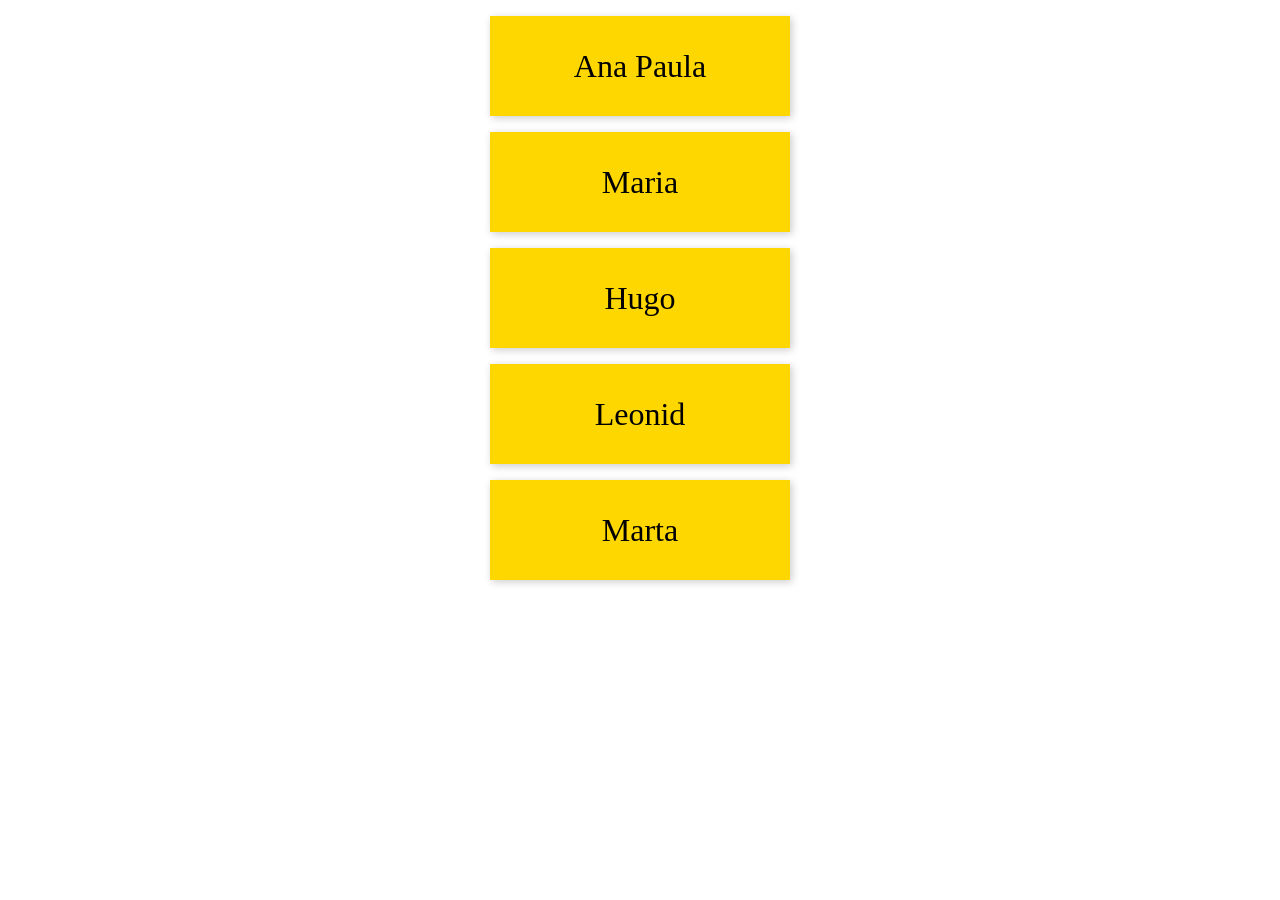
<file: live02/exemplo01/index.html>
<!DOCTYPE html>
<html lang="pt-br">
<head>
    <meta charset="UTF-8">
    <meta name="viewport" content="width=device-width, initial-scale=1.0">
    <link rel="stylesheet" href="./style.css">
    <script src="./app.js" defer></script>
    <title>Estrutura de dados</title>
</head>
<body>
    <div class="container" id="container"></div>
</body>
</html>
</file>
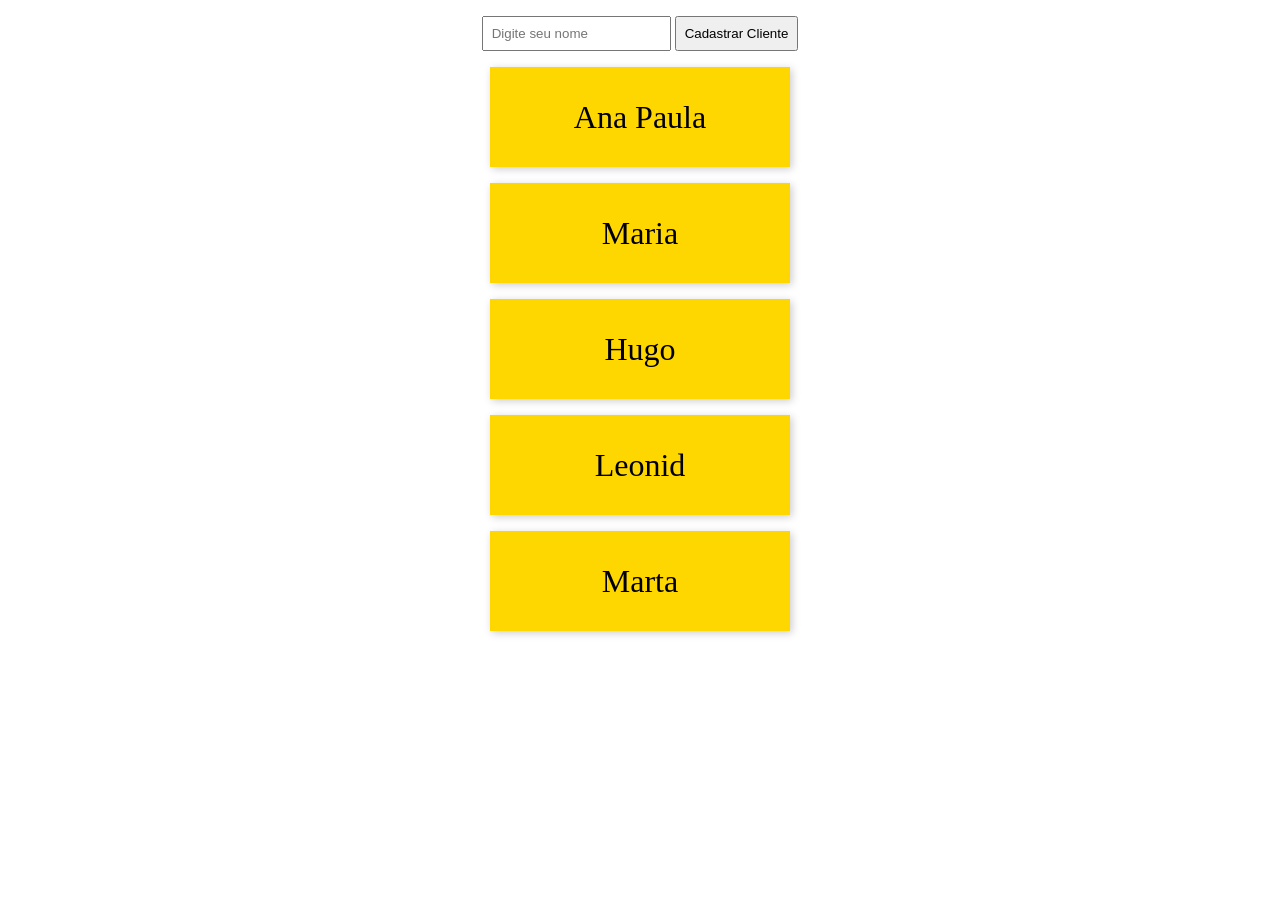
<file: live02/exemplo02/index.html>
<!DOCTYPE html>
<html lang="pt-br">
<head>
    <meta charset="UTF-8">
    <meta name="viewport" content="width=device-width, initial-scale=1.0">
    <link rel="stylesheet" href="./style.css">
    <script src="./app.js" defer></script>
    <title>Estrutura de dados</title>
</head>
<body>
    <form>
        <input id="inputNome" type="text" placeholder="Digite seu nome">
        <button id="cadastrar" type="button">Cadastrar Cliente</button>
    </form>
    <div class="container" id="container"></div>
</body>
</html>
</file>
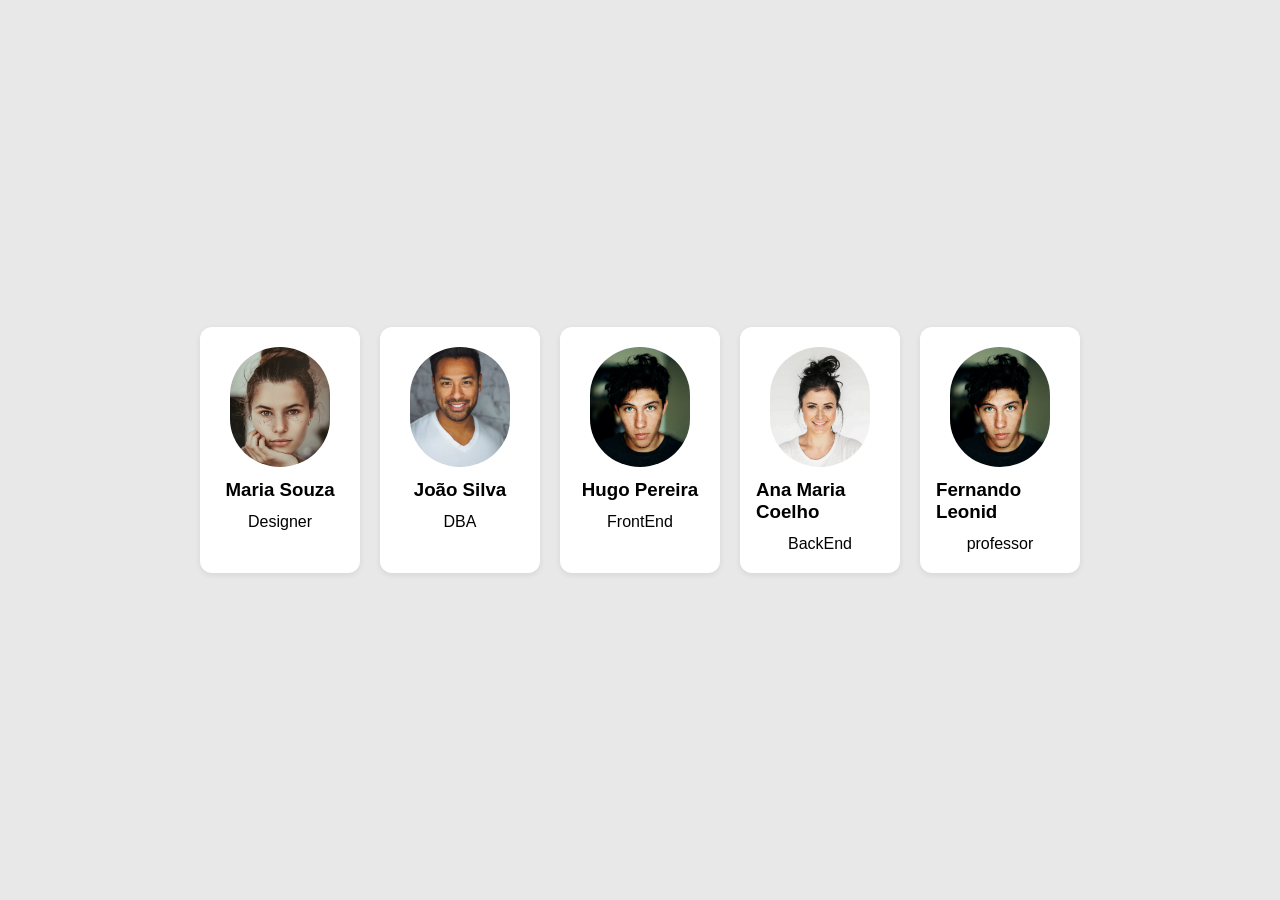
<file: live02/exemplo03/index.html>
<!DOCTYPE html>
<html lang="pt-BR">
<head>
    <meta charset="UTF-8">
    <meta name="viewport" content="width=device-width, initial-scale=1.0">
    <title>Funcionários</title>
    <link rel="stylesheet" href="style.css">
    <script type="module" src="app.js" defer></script>
</head>
<body>
    <div id="container">
        <div class="card">
            <img src="./img/maria.jpg" alt="Foto de Maria Souza">
            <h3>Maria Souza</h3>
            <span>Designer</span>
        </div>
    </div>
</body>
</html>
</file>
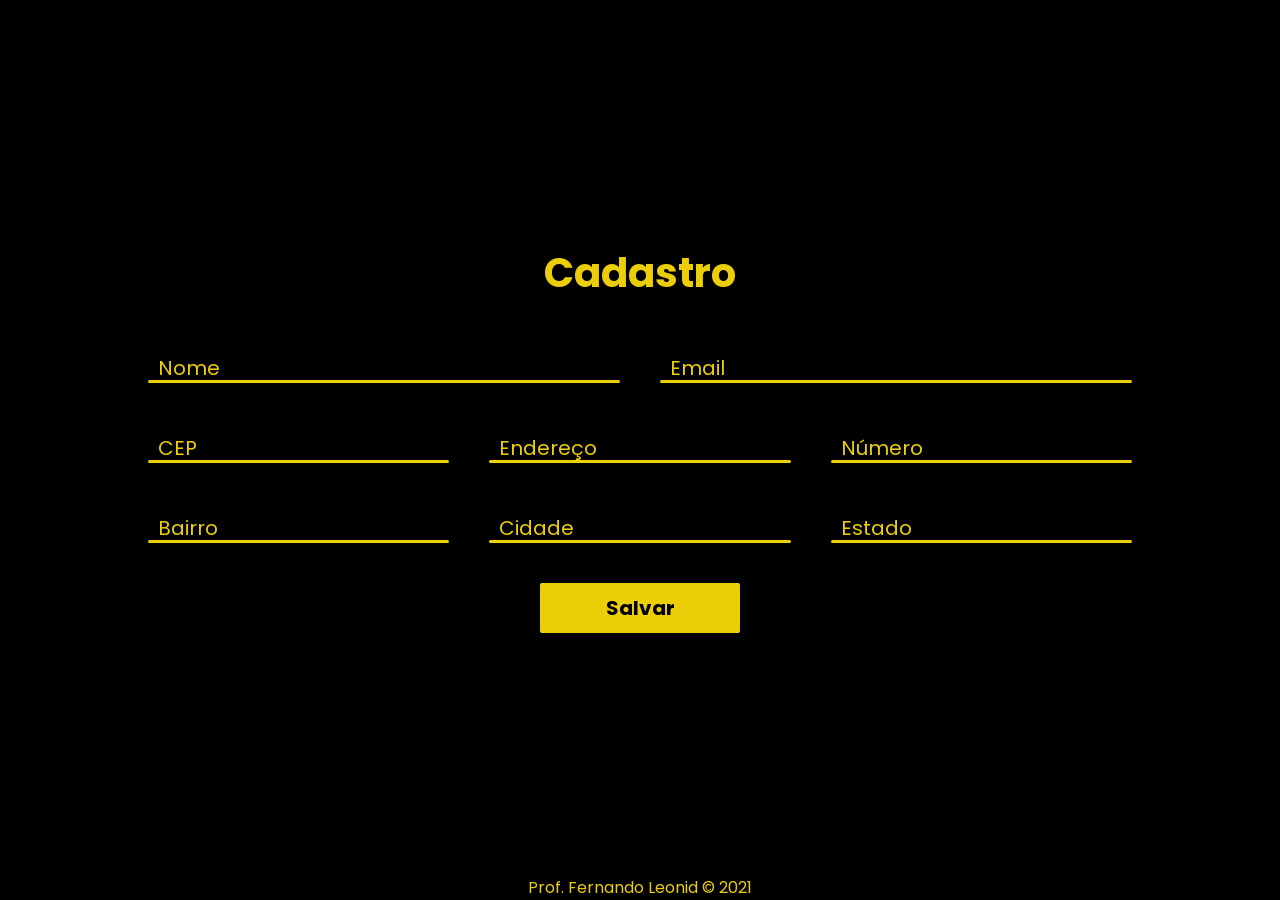
<file: live03/exemplo01/index.html>
<!DOCTYPE html>
<html lang="pt-br">
<head>
    <meta charset="UTF-8">
    <meta name="viewport" content="width=device-width, initial-scale=1.0">
    <link rel="stylesheet" href="./style.css">
    <script src="./app.js" defer></script>
    <title>Cadastro</title>
</head>
<body>
    <main class="container">
        <h1 class="title">Cadastro</h1>
        <div class="row">
            <div class="inputbox">
                <input type="text" id="nome" required>
                <label for="nome">Nome</label>
            </div>
            <div class="inputbox">
                <input type="text" id="email"  required>
                <label for="email">Email</label>
            </div>
        </div>
        <div class="row">
            <div class="inputbox">
                <input type="text" id="cep"  required>
                <label for="cep">CEP</label>
            </div>
            <div class="inputbox">
                <input type="text" id="endereco"  required>
                <label for="endereco">Endereço</label>
            </div>
            <div class="inputbox">
                <input type="text" id="numero"  required>
                <label for="numero">Número</label>
            </div>
        </div>
        <div class="row">
            <div class="inputbox">
                <input type="text" id="bairro"  required>
                <label for="bairro">Bairro</label>
            </div>
            <div class="inputbox">
                <input type="text" id="cidade"  required>
                <label for="cidade">Cidade</label>
            </div>
            <div class="inputbox">
                <input type="text" id="estado"  required>
                <label for="estado">Estado</label>
            </div>
        </div>
        <div class="row">
            <button>Salvar</button>
        </div>
    </main>
    <footer>
        Prof. Fernando Leonid &#169 2021
    </footer>
</body>
</html>
</file>
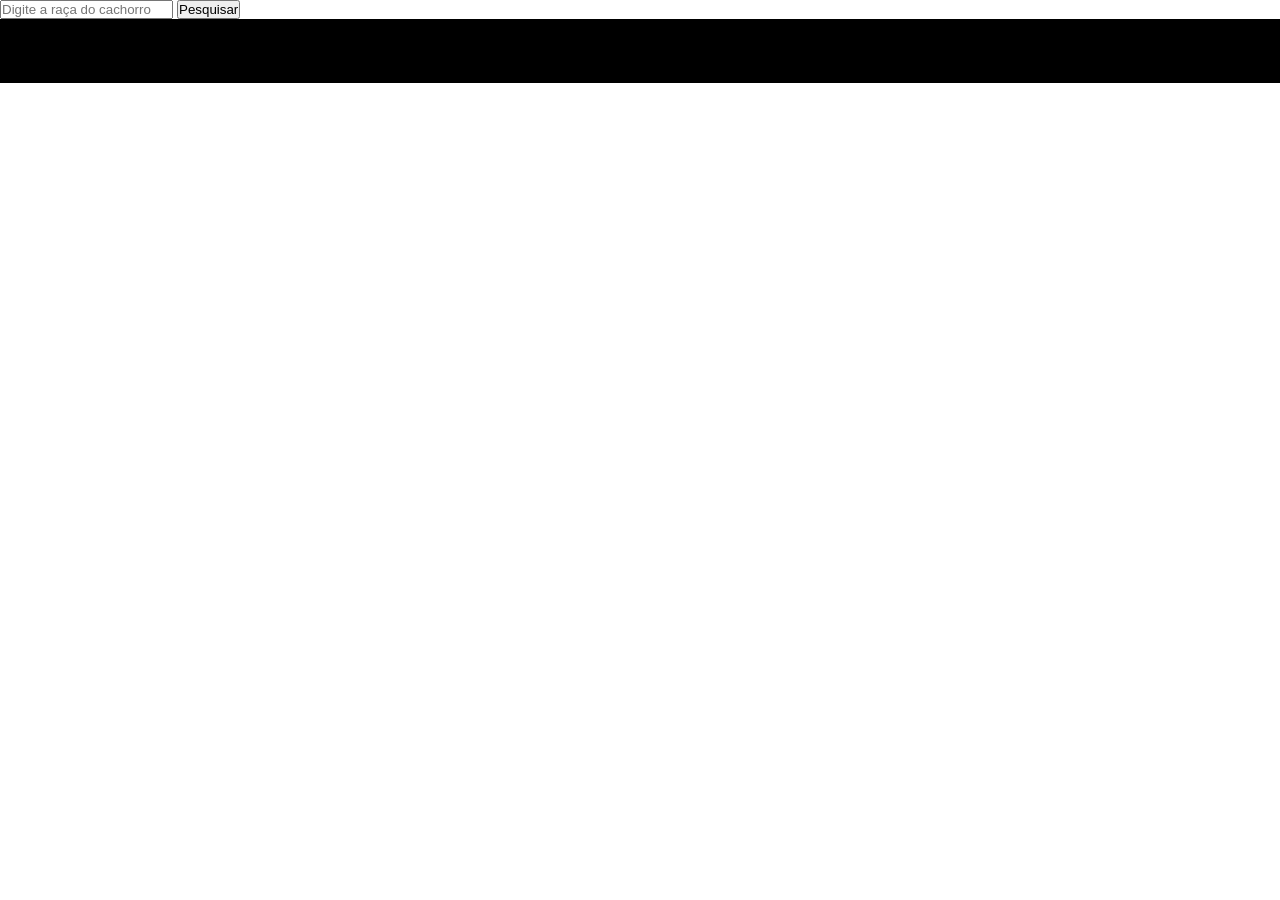
<file: live03/exemplo02/index.html>
<!DOCTYPE html>
<html lang="pt-br">
<head>
    <meta charset="UTF-8">
    <meta name="viewport" content="width=device-width, initial-scale=1.0">
    <link rel="stylesheet" href="./style.css">
    <script src="./dogapi.js" defer></script>
    <title>Galeria de Fotos</title>
</head>
<body>
    <div class="container">
        <div class="pesquisa">
            <input id="raca" type="text" placeholder="Digite a raça do cachorro">
            <button id="pesquisar">Pesquisar</button>
        </div>
        <div class="galeria" id="galeria"></div>
    </div>
</body>
</html>
</file>
<file: live02/exemplo01/style.css>
* {
    padding: 0;
    margin: 0;
    box-sizing: border-box;
}

body{
    padding: 16px;
    display: flex;
    flex-direction: column;
    gap: 16px;
    align-items: center;
}

form input {
    padding: 8px;
}
form button {
    padding: 8px;
}

.container{
    display: flex;
    flex-direction: column;
    justify-content: center;
    align-items: center;
    gap: 16px;
}

.container span {
    background-color: gold;
    height: 100px;
    width: 300px;
    display: flex;
    justify-content: center;
    align-items: center;
    font-size: 32px;
    box-shadow: 2px 2px 8px #ccc;
}
</file>
<file: live02/exemplo02/style.css>
* {
    padding: 0;
    margin: 0;
    box-sizing: border-box;
}

body{
    padding: 16px;
    display: flex;
    flex-direction: column;
    gap: 16px;
    align-items: center;
}

form input {
    padding: 8px;
}
form button {
    padding: 8px;
}

.container{
    display: flex;
    flex-direction: column;
    justify-content: center;
    align-items: center;
    gap: 16px;
}

.container span {
    background-color: gold;
    height: 100px;
    width: 300px;
    display: flex;
    justify-content: center;
    align-items: center;
    font-size: 32px;
    box-shadow: 2px 2px 8px #ccc;
}
</file>
<file: live02/exemplo03/style.css>
* {
    margin: 0;
    padding: 0;
    box-sizing: border-box;
}

body {
    min-height: 100vh;
    display: flex;
    justify-content: center;
    align-items: center;
    background-color: #e8e8e8;
    font-family: Arial, sans-serif;
}

#container {
    display: flex;
    gap: 20px;
    flex-wrap: wrap;
    justify-content: center;
}

.card {
    background-color: #fff;
    border-radius: 12px;
    width: 160px;
    padding: 20px 16px;
    display: flex;
    flex-direction: column;
    align-items: center;
    gap: 12px;
    box-shadow: 0 2px 6px rgba(0, 0, 0, 0.08);
}

.card img {
    width: 100px;
    height: 120px;
    object-fit: cover;
    border-radius: 50% / 40%;
}

.card-info {
    text-align: center;
}

.card-info h3 {
    font-size: 1rem;
    font-weight: bold;
    color: #111;
    margin-bottom: 4px;
}

.card-info span {
    font-size: 0.85rem;
    color: #666;
}
</file>
<file: live03/exemplo01/style.css>
@import url('https://fonts.googleapis.com/css2?family=Poppins:wght@400;500;600;700;800&display=swap');
* {
    margin: 0;
    padding: 0;
    box-sizing: border-box;
    font-family: 'Poppins', sans-serif;
}

:root {
    --bg-color: #000;
    --primary-color: #EBCE07
}

body {
    display: flex;
    flex-direction: column;
    justify-content: center;
    align-items: center;
    min-height: 100vh;
    background-color: var(--bg-color) ;
}

.container {
    flex-grow: 3;
    display: flex;
    flex-direction: column;
    justify-content: center;
    width: 80%;
    padding: 20px;
    gap: 40px;
}

.title {
    font-size: 40px;
    text-align: center;
    user-select: none;
    color: var(--primary-color);
}

.row {
    display: grid;
    grid-template-columns: repeat(auto-fit, minmax(200px, 1fr));
    gap: 40px;
}
.inputbox {
    position: relative;
    display: flex;
    flex-direction: column-reverse;
    height: 40px;
}

/* input::-webkit-outer-spin-button,
input::-webkit-inner-spin-button {
  -webkit-appearance: none;
} */

.inputbox label {
    position: relative;
    top:0;
    left: 10px;
    font-size: 20px;
    color: var(--primary-color);
    transition: .5s;
    cursor: text;
}

.inputbox input {
    position: absolute;
    background-color: var(--primary-color);
    width: 100%;
    height: 3px;
    bottom: 0;
    box-shadow: none;
    border: none;
    outline: none;
    border-radius: 2px;
    transition: .5s;
    font-size: 20px;
    font-weight: bold;
    padding: 0 10px;
}

.inputbox input:focus,
.inputbox input:valid {
    height: 100%;
}

.inputbox input:focus + label,
.inputbox input:valid + label {
    top: -40px;
    left: 0;
}

.container button {
    justify-self: center;
    width: 200px;
    height: 50px;
    border:none;
    outline: none;
    cursor: pointer;
    background-color: var(--primary-color);
    font-size: 20px;
    font-weight: bold;
    border-radius: 2px;
}

footer {
    color: var(--primary-color);
}
</file>
<file: live03/exemplo02/style.css>
* {
    padding: 0;
    margin: 0;
    box-sizing: border-box;
}

.galeria {
    display: column;
    columns: 8;
    column-gap: 16px;
    background-color: black;
    padding-block: 32px ;
    
}

.galeria img{
    width: 100%;
    padding-bottom: 16px;
}
</file>
